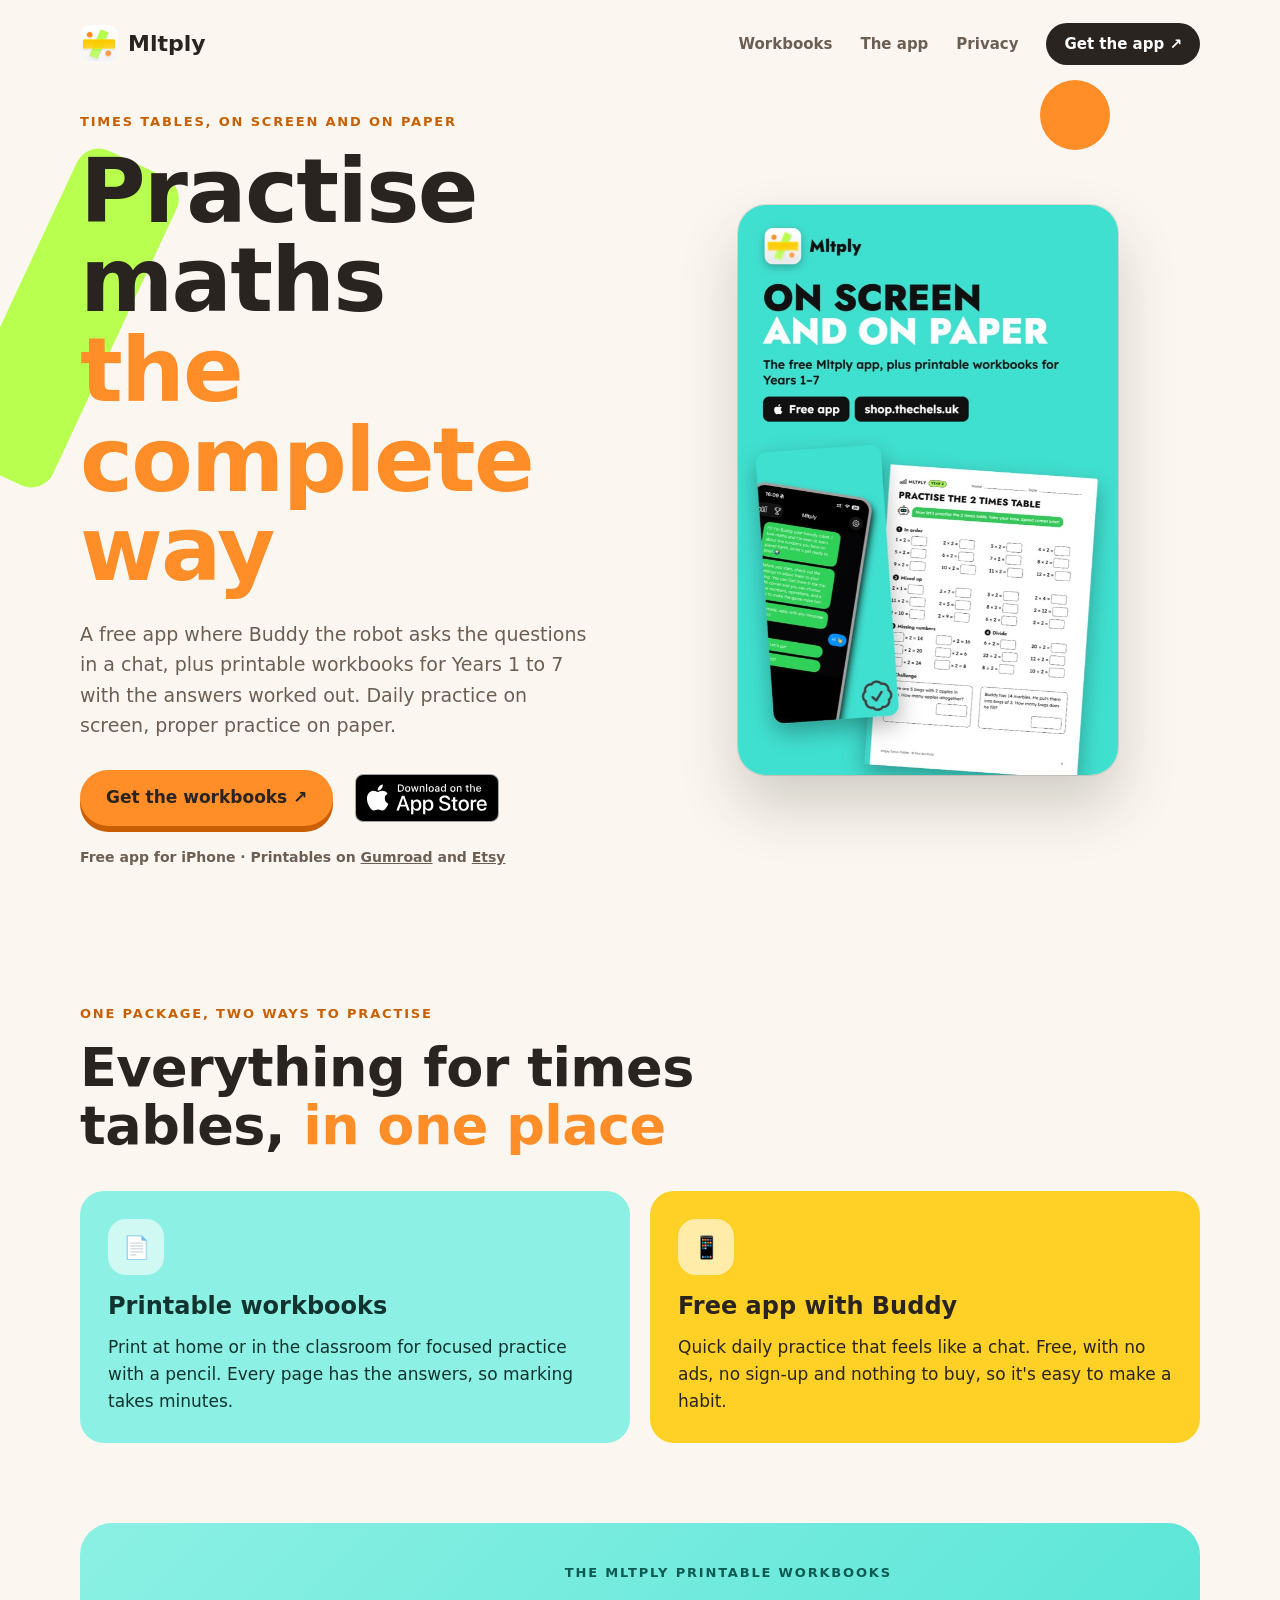
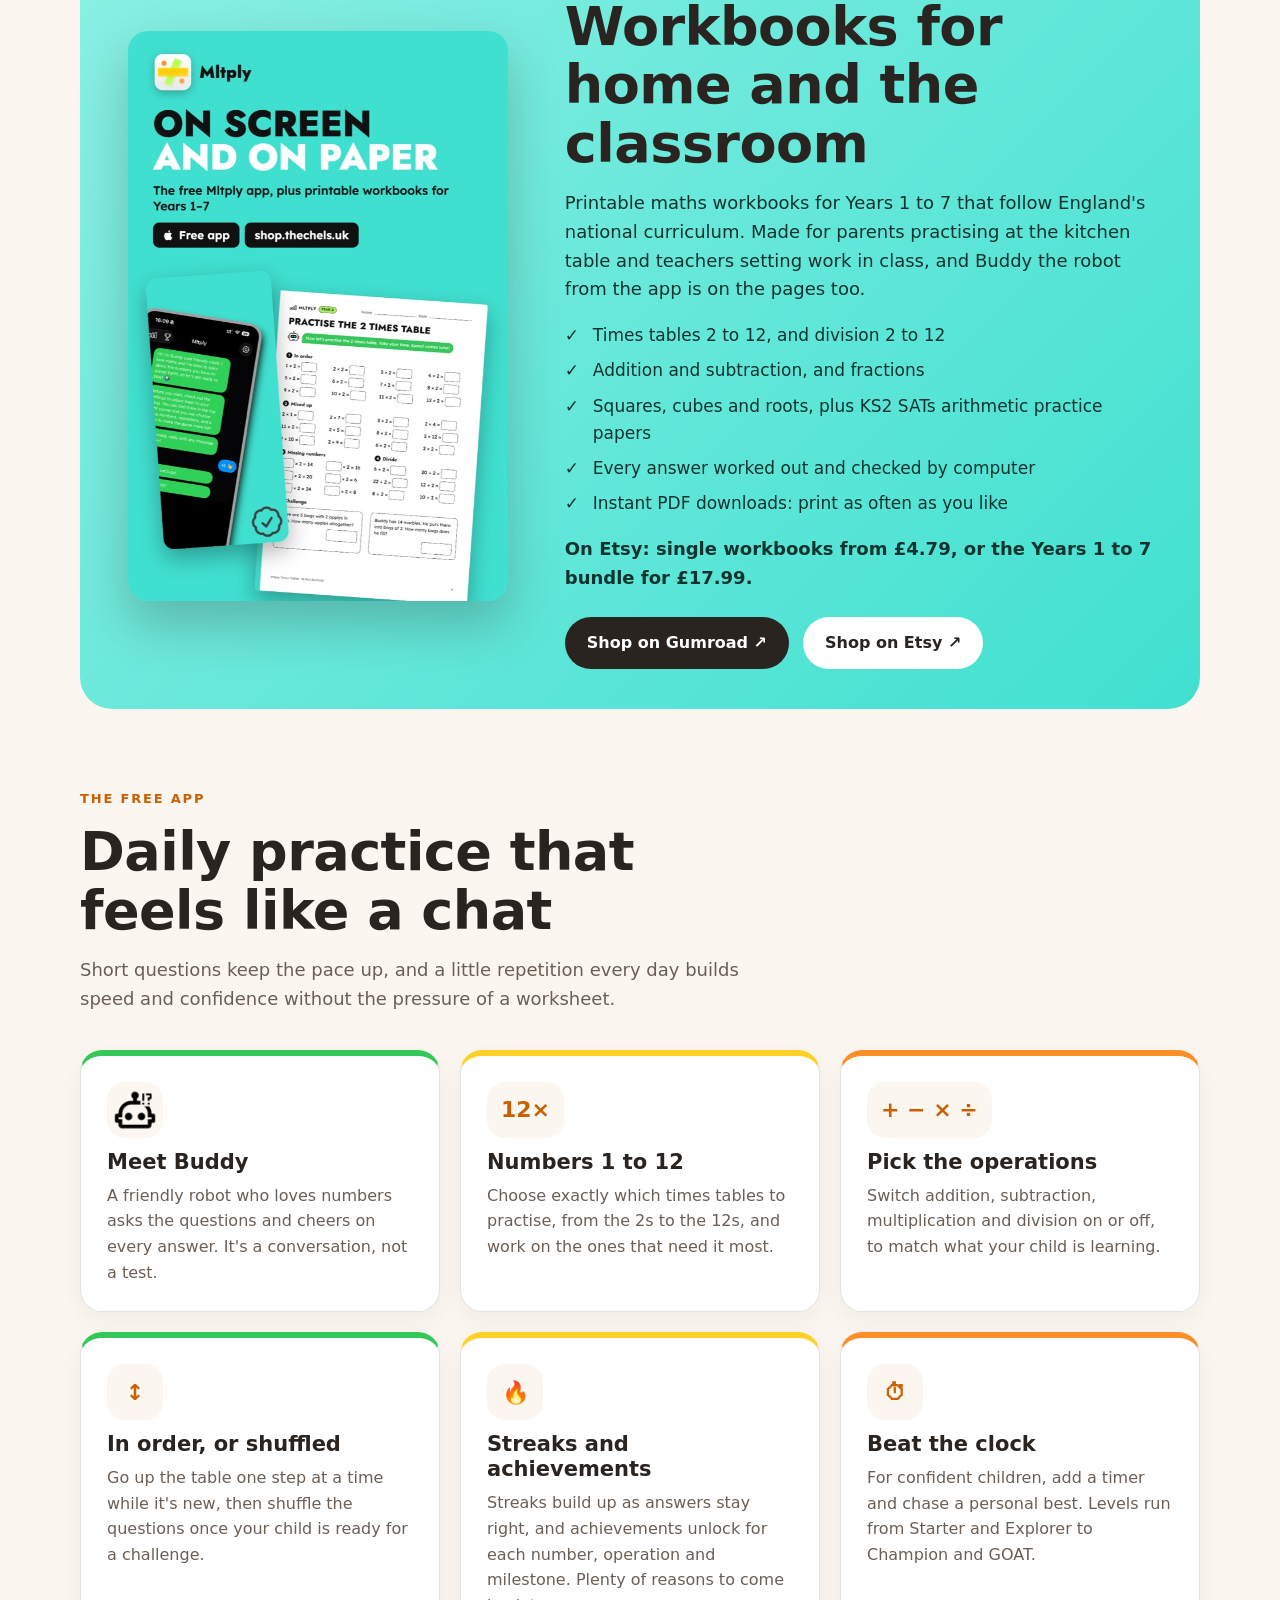
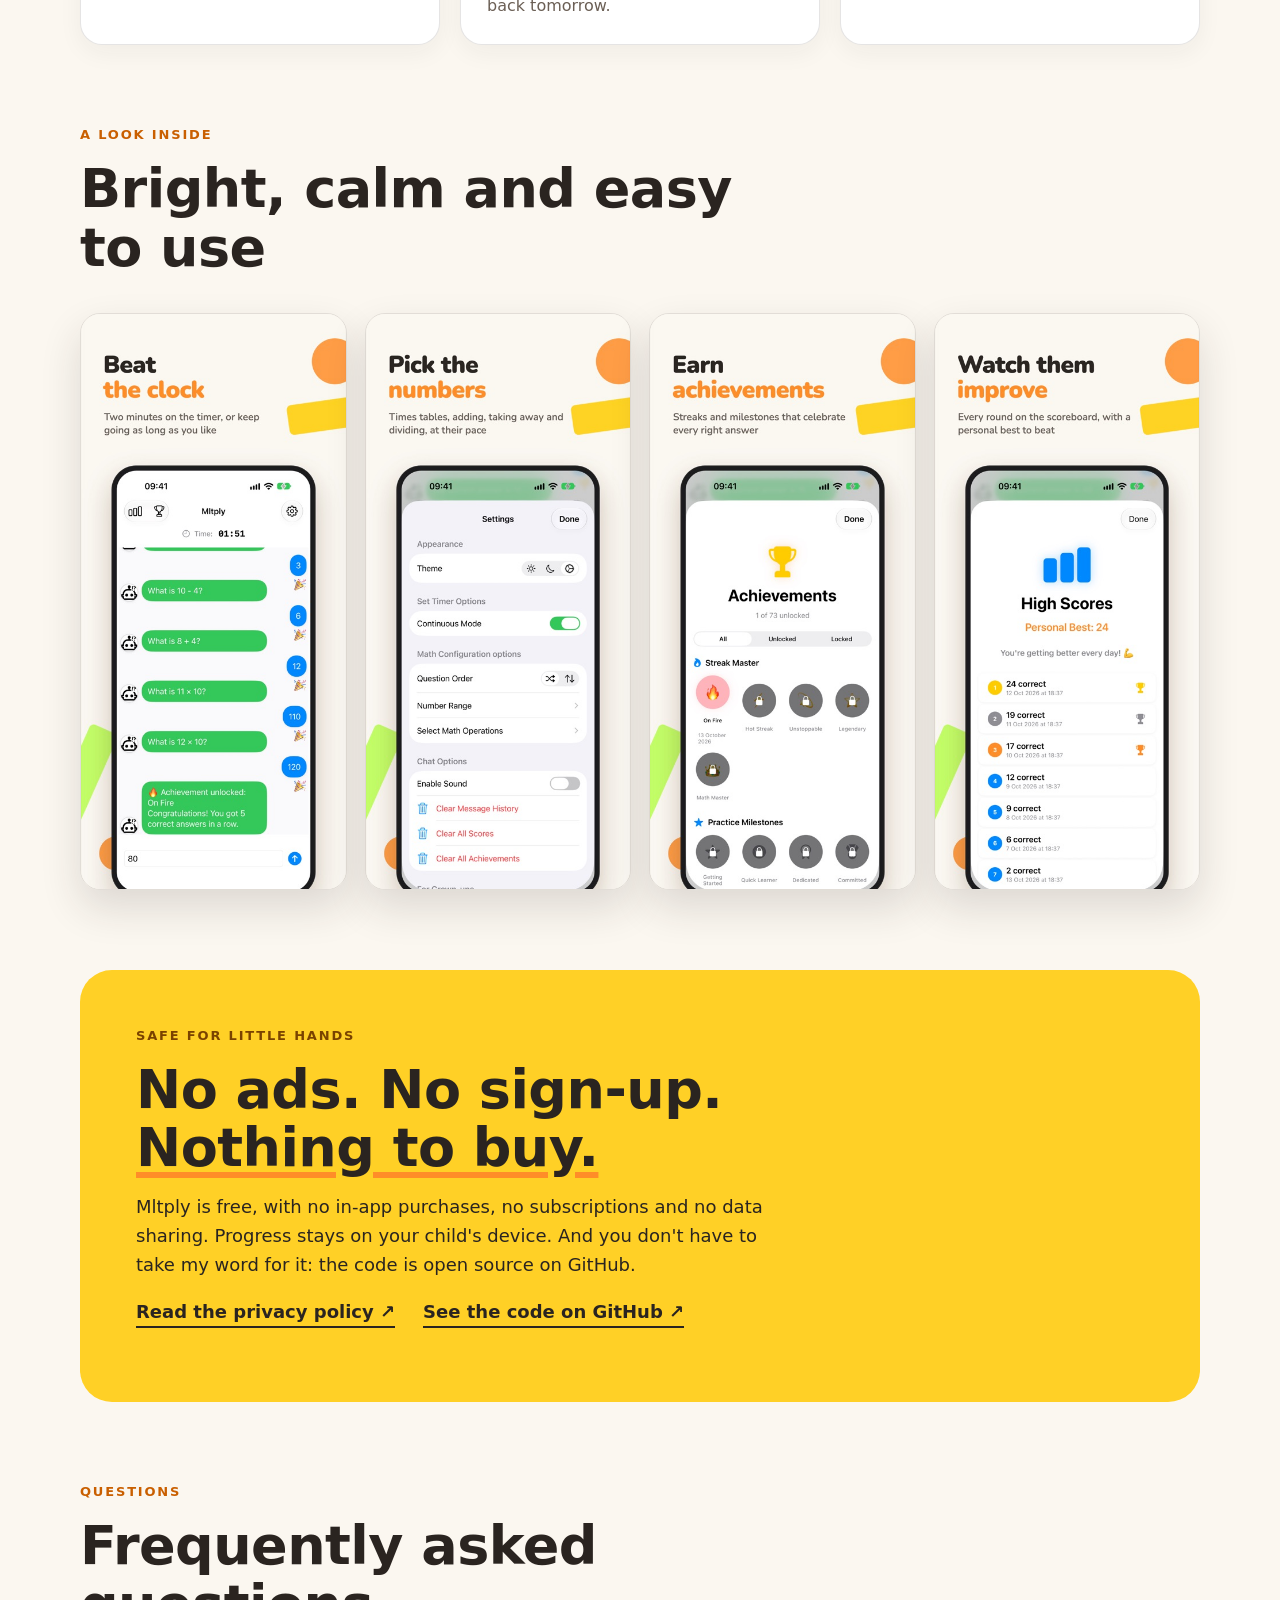
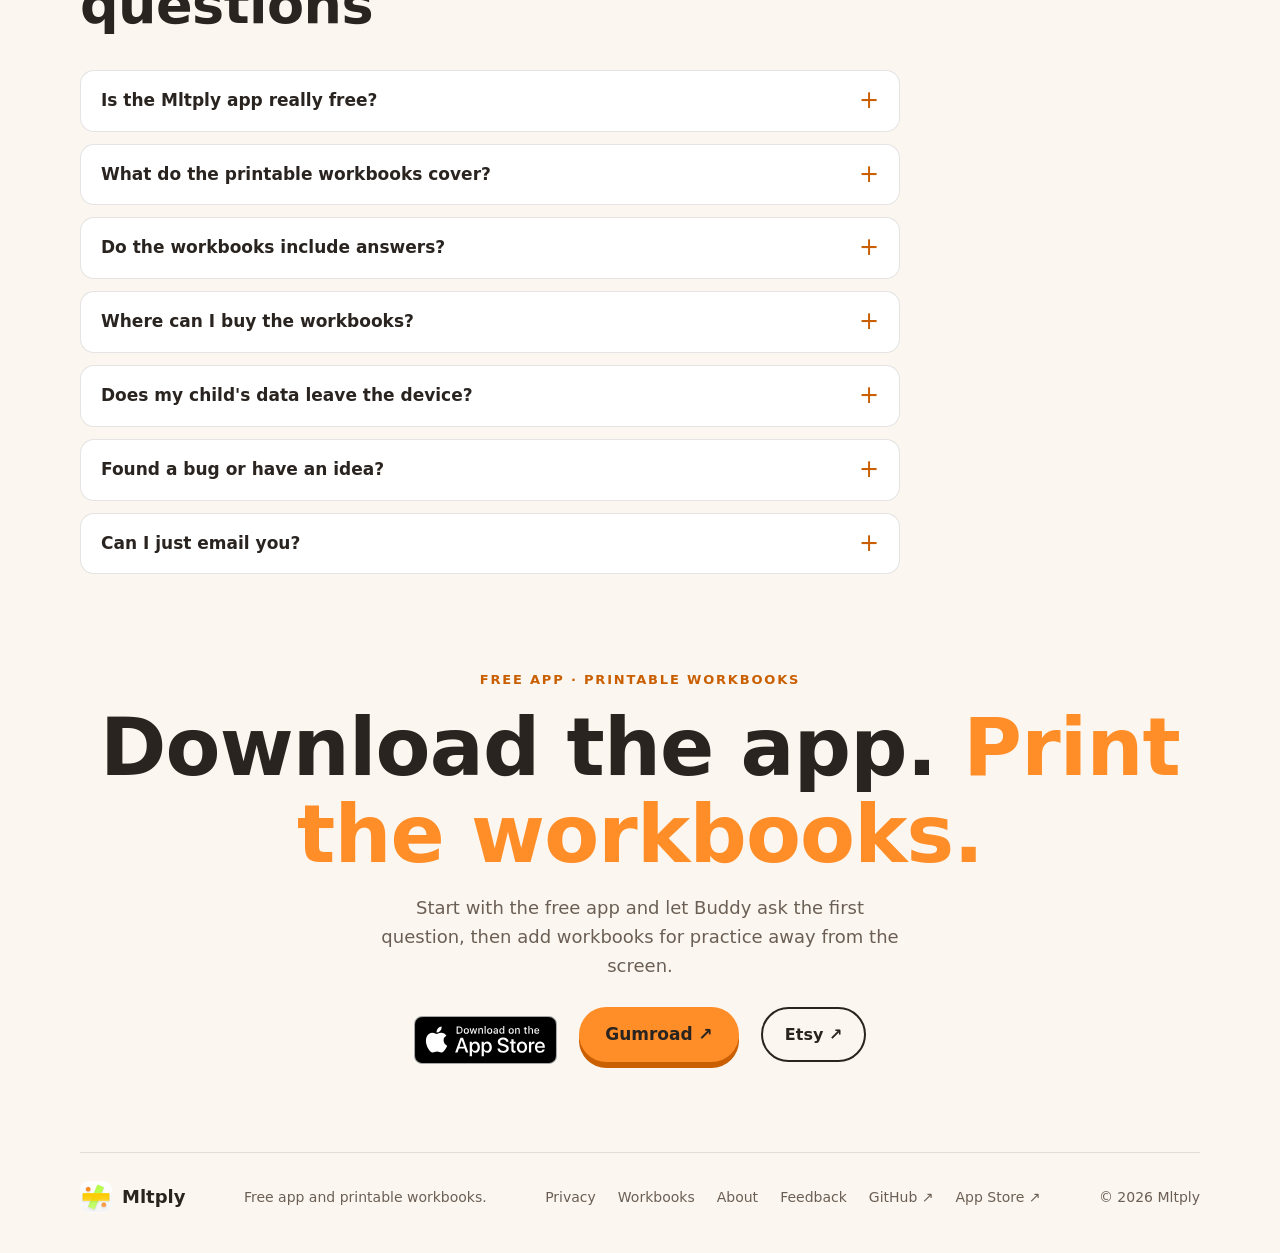
<file: index.html>
<!doctype html>
<html lang="en-GB">

  <head>
    <meta charset="utf-8">
    <meta name="viewport" content="width=device-width, initial-scale=1">
    <meta name="theme-color" content="#FBF7F0">
    <meta name="apple-itunes-app" content="app-id=6747147316">
    <meta name="color-scheme" content="light">
    <meta name="description"
      content="A complete times tables package: a free app for daily practice with Buddy the robot, plus printable maths workbooks for Years 1 to 7. No ads, no sign-up.">
    <meta name="author" content="thechelsuk">
    <meta name="robots" content="index, follow, max-image-preview:large, max-snippet:-1">
    <link rel="canonical" href="https://mltply.thechels.uk/">
    <meta property="og:type" content="website">
    <meta property="og:site_name" content="Mltply">
    <meta property="og:locale" content="en_GB">
    <meta property="og:url" content="https://mltply.thechels.uk/">
    <meta property="og:title" content="Mltply: Free maths app and printable workbooks">
    <meta property="og:description"
      content="The complete times tables package: a free app for daily practice with Buddy the robot, plus printable maths workbooks for Years 1 to 7, with answers.">
    <meta property="og:image" content="https://mltply.thechels.uk/images/og-image.png">
    <meta property="og:image:width" content="1200">
    <meta property="og:image:height" content="630">
    <meta property="og:image:alt"
      content="Mltply: free app and printable workbooks, shown with the app icon and a workbook page">
    <meta name="twitter:card" content="summary_large_image">
    <meta name="twitter:title" content="Mltply: Free maths app and printable workbooks">
    <meta name="twitter:description"
      content="A free app with Buddy the robot, plus printable maths workbooks for Years 1 to 7.">
    <meta name="twitter:image" content="https://mltply.thechels.uk/images/og-image.png">
    <meta name="twitter:image:alt"
      content="Mltply: free app and printable workbooks, shown with the app icon and a workbook page">
    <title>Mltply: Free maths app and printable workbooks</title>
    <link rel="icon" href="/favicon.ico" sizes="16x16 32x32 48x48">
    <link rel="icon" href="images/mltply-icon.png" type="image/png">
    <link rel="apple-touch-icon" href="images/mltply-icon.png">
    <script src="https://analytics.ahrefs.com/analytics.js" data-key="i9FSFAekQuon/3aaoIMCZg" async></script>
    <link rel="stylesheet" href="styles.css">

    <script type="application/ld+json">
      {
        "@context": "https://schema.org",
        "@graph": [
          {
            "@type": "Person",
            "@id": "https://thechels.uk/#person",
            "name": "Mat Benfield",
            "alternateName": "thechelsuk",
            "url": "https://thechels.uk/",
            "sameAs": [
              "https://links.thechels.uk/",
              "https://github.com/thechelsuk",
              "https://apps.apple.com/gb/developer/mat-benfield/id1818791310"
            ]
          },
          {
            "@type": "WebSite",
            "@id": "https://mltply.thechels.uk/#website",
            "url": "https://mltply.thechels.uk/",
            "name": "Mltply",
            "inLanguage": "en-GB",
            "publisher": {
              "@id": "https://thechels.uk/#person"
            }
          },
          {
            "@type": "MobileApplication",
            "@id": "https://mltply.thechels.uk/#app",
            "name": "Mltply",
            "alternateName": "Mltply: Math Quiz for Kids",
            "operatingSystem": "iOS",
            "applicationCategory": "EducationalApplication",
            "audience": {
              "@type": "PeopleAudience",
              "suggestedMinAge": 5,
              "suggestedMaxAge": 12
            },
            "url": "https://mltply.thechels.uk/",
            "image": "https://mltply.thechels.uk/images/mltply-icon.png",
            "screenshot": "https://mltply.thechels.uk/images/01-chat.jpg",
            "downloadUrl": "https://apps.apple.com/gb/app/mltply-math-quiz-for-kids/id6747147316",
            "description": "A complete times tables package: a free app for daily practice with Buddy the robot, plus printable maths workbooks for Years 1 to 7, with answers. No ads, no sign-up.",
            "offers": {
              "@type": "Offer",
              "price": "0",
              "priceCurrency": "GBP",
              "description": "Free. No in-app purchases, no subscription, no ads."
            },
            "inLanguage": "en-GB",
            "featureList": [
              "Chat-style practice with Buddy the robot",
              "Times tables 1 to 12",
              "Addition, subtraction, multiplication and division",
              "In-order or shuffled questions",
              "Streaks and achievements",
              "Timed rounds from Starter to GOAT"
            ],
            "author": {
              "@id": "https://thechels.uk/#person"
            },
            "publisher": {
              "@id": "https://thechels.uk/#person"
            }
          },
          {
            "@type": "FAQPage",
            "@id": "https://mltply.thechels.uk/#faq",
            "mainEntity": [
              {
                "@type": "Question",
                "name": "Is the Mltply app really free?",
                "acceptedAnswer": {
                  "@type": "Answer",
                  "text": "Yes. There are no ads, no in-app purchases, no subscriptions and no sign-up. The code is open source on GitHub."
                }
              },
              {
                "@type": "Question",
                "name": "What do the printable workbooks cover?",
                "acceptedAnswer": {
                  "@type": "Answer",
                  "text": "Times tables 2 to 12 and division, addition and subtraction, fractions, squares, cubes and roots, and KS2 SATs arithmetic practice papers, for Years 1 to 7 following England's national curriculum."
                }
              },
              {
                "@type": "Question",
                "name": "Do the workbooks include answers?",
                "acceptedAnswer": {
                  "@type": "Answer",
                  "text": "Yes. Every answer is worked out and checked by computer, so marking takes minutes."
                }
              },
              {
                "@type": "Question",
                "name": "Where can I buy the workbooks?",
                "acceptedAnswer": {
                  "@type": "Answer",
                  "text": "As instant PDF downloads on Gumroad and Etsy. On Etsy, single workbooks start from £4.79 and the Years 1 to 7 bundle is £17.99."
                }
              },
              {
                "@type": "Question",
                "name": "Does my child's data leave the device?",
                "acceptedAnswer": {
                  "@type": "Answer",
                  "text": "No. Progress stays on your child's device and nothing is shared."
                }
              },
              {
                "@type": "Question",
                "name": "Found a bug or have an idea?",
                "acceptedAnswer": {
                  "@type": "Answer",
                  "text": "Tell me on GitHub: raise an issue at https://github.com/thechelsuk/uk.thechels.mltply/issues/new/choose and choose the form for a bug, a feature request, a question or general feedback. You'll need a free GitHub account."
                }
              },
              {
                "@type": "Question",
                "name": "Can I just email you?",
                "acceptedAnswer": {
                  "@type": "Answer",
                  "text": "Yes. Email feedback@thechels.uk with Mltply in the subject."
                }
              }
            ]
          }
        ]
      }
    </script>
    <link rel="webmention" href="https://webmention.io/thechels.uk/webmention" />
  </head>

  <body>
    <header class="site-header">
      <a class="brand" href="#top" aria-label="Mltply home">
        <img src="images/mltply-icon.png" alt="" width="38" height="38">
        <span>Mltply</span>
      </a>
      <nav class="header-links" aria-label="Main navigation">
        <a href="#paper">Workbooks</a>
        <a href="#how">The app</a>
        <a href="https://thechels.uk/app/privacy">Privacy</a>
        <a class="header-cta" href="https://apps.apple.com/gb/app/mltply-math-quiz-for-kids/id6747147316">Get the app
          <span aria-hidden="true">↗</span></a>
      </nav>
    </header>

    <main id="top">
      <section class="hero" aria-labelledby="hero-title">
        <div class="hero-copy">
          <p class="eyebrow">Times tables, on screen and on paper</p>
          <h1 id="hero-title"><span>Practise maths</span> <em>the complete way</em></h1>
          <p class="hero-description">
            A free app where Buddy the robot asks the questions in a chat, plus printable workbooks for Years 1 to 7
            with the answers worked out. Daily practice on screen, proper practice on paper.
          </p>
          <div class="hero-actions">
            <a class="button primary" href="https://shop.thechels.uk">Get the workbooks <span
                aria-hidden="true">↗</span></a>
            <a class="app-store-button" href="https://apps.apple.com/gb/app/mltply-math-quiz-for-kids/id6747147316">
              <img src="images/app-store-badge.svg" alt="Download on the App Store" width="120" height="40">
            </a>
          </div>
          <p class="hero-note">Free app for iPhone · Printables on <a href="https://shop.thechels.uk">Gumroad</a> and <a
              href="https://www.etsy.com/shop/thechelsuk">Etsy</a></p>
        </div>
        <figure class="hero-art">
          <img src="images/paper.jpg"
            alt="On screen and on paper: the free Mltply app beside a printable times tables workbook page for Years 1 to 7"
            width="666" height="1000" fetchpriority="high">
        </figure>
      </section>

      <section class="package section-wrap" id="package" aria-labelledby="package-title">
        <div class="section-intro">
          <p class="eyebrow">One package, two ways to practise</p>
          <h2 id="package-title">Everything for times tables, <em>in one place</em></h2>
        </div>
        <div class="two-up">
          <article class="half paper-half">
            <span class="badge">📄</span>
            <h3>Printable workbooks</h3>
            <p>Print at home or in the classroom for focused practice with a pencil. Every page has the answers, so
              marking takes minutes.</p>
          </article>
          <article class="half app-half">
            <span class="badge">📱</span>
            <h3>Free app with Buddy</h3>
            <p>Quick daily practice that feels like a chat. Free, with no ads, no sign-up and nothing to buy, so it's
              easy to make a habit.</p>
          </article>
        </div>
      </section>

      <section class="paper section-wrap" id="paper" aria-labelledby="paper-title">
        <div class="paper-inner">
          <figure class="paper-art">
            <img src="images/paper.jpg"
              alt="A printable Mltply times tables workbook page beside the app, for Years 1 to 7" width="666"
              height="1000" loading="lazy">
          </figure>
          <div class="paper-copy">
            <p class="eyebrow">The Mltply printable workbooks</p>
            <h2 id="paper-title">Workbooks for home and the classroom</h2>
            <p>Printable maths workbooks for Years 1 to 7 that follow England's national curriculum. Made for parents
              practising at the kitchen table and teachers setting work in class, and Buddy the robot from the app is on
              the pages too.</p>
            <ul class="tick-list">
              <li>Times tables 2 to 12, and division 2 to 12</li>
              <li>Addition and subtraction, and fractions</li>
              <li>Squares, cubes and roots, plus KS2 SATs arithmetic practice papers</li>
              <li>Every answer worked out and checked by computer</li>
              <li>Instant PDF downloads: print as often as you like</li>
            </ul>
            <p class="price-note">On Etsy: single workbooks from £4.79, or the Years 1 to 7 bundle for £17.99.</p>
            <div class="paper-links">
              <a class="button" href="https://shop.thechels.uk">Shop on Gumroad <span aria-hidden="true">↗</span></a>
              <a class="button alt" href="https://www.etsy.com/shop/thechelsuk">Shop on Etsy <span
                  aria-hidden="true">↗</span></a>
            </div>
          </div>
        </div>
      </section>

      <section class="how section-wrap" id="how" aria-labelledby="how-title">
        <div class="section-intro">
          <p class="eyebrow">The free app</p>
          <h2 id="how-title">Daily practice that feels like a chat</h2>
          <p>Short questions keep the pace up, and a little repetition every day builds speed and confidence without the
            pressure of a worksheet.</p>
        </div>
        <div class="feature-grid">
          <article class="feature"><img class="buddy" src="images/buddy.png" alt="" width="56" height="56">
            <h3>Meet Buddy</h3>
            <p>A friendly robot who loves numbers asks the questions and cheers on every answer. It's a conversation,
              not a test.</p>
          </article>
          <article class="feature"><span class="badge">12×</span>
            <h3>Numbers 1 to 12</h3>
            <p>Choose exactly which times tables to practise, from the 2s to the 12s, and work on the ones that need it
              most.</p>
          </article>
          <article class="feature"><span class="badge">+ − × ÷</span>
            <h3>Pick the operations</h3>
            <p>Switch addition, subtraction, multiplication and division on or off, to match what your child is
              learning.</p>
          </article>
          <article class="feature"><span class="badge">↕</span>
            <h3>In order, or shuffled</h3>
            <p>Go up the table one step at a time while it's new, then shuffle the questions once your child is ready
              for a challenge.</p>
          </article>
          <article class="feature"><span class="badge">🔥</span>
            <h3>Streaks and achievements</h3>
            <p>Streaks build up as answers stay right, and achievements unlock for each number, operation and milestone.
              Plenty of reasons to come back tomorrow.</p>
          </article>
          <article class="feature"><span class="badge">⏱</span>
            <h3>Beat the clock</h3>
            <p>For confident children, add a timer and chase a personal best. Levels run from Starter and Explorer to
              Champion and GOAT.</p>
          </article>
        </div>
      </section>

      <section class="screens section-wrap" aria-labelledby="screens-title">
        <div class="section-intro">
          <p class="eyebrow">A look inside</p>
          <h2 id="screens-title">Bright, calm and easy to use</h2>
        </div>
        <div class="shot-row">
          <figure class="shot"><img src="images/02-timed.jpg"
              alt="The timed round: how many questions can your child answer before the clock runs out" width="460"
              height="1000" loading="lazy"></figure>
          <figure class="shot"><img src="images/03-settings.jpg"
              alt="Settings: choose the numbers, the operations and the order of the questions" width="460"
              height="1000" loading="lazy"></figure>
          <figure class="shot"><img src="images/04-achievements.jpg"
              alt="Achievements: badges for streaks, number mastery and milestones" width="460" height="1000"
              loading="lazy"></figure>
          <figure class="shot"><img src="images/05-scoreboard.jpg"
              alt="The scoreboard: scores and streaks for each round" width="460" height="1000" loading="lazy"></figure>
        </div>
      </section>

      <section class="privacy-section section-wrap" aria-labelledby="privacy-title">
        <div class="privacy-inner">
          <p class="eyebrow">Safe for little hands</p>
          <h2 id="privacy-title">No ads. No sign-up. <em>Nothing to buy.</em></h2>
          <p>Mltply is free, with no in-app purchases, no subscriptions and no data sharing. Progress stays on your
            child's device. And you don't have to take my word for it: the code is open source on GitHub.</p>
          <p class="privacy-links">
            <a class="text-link" href="https://thechels.uk/app/privacy">Read the privacy policy <span
                aria-hidden="true">↗</span></a>
            <a class="text-link" href="https://github.com/thechelsuk/com.uk.thechels.mltply">See the code on GitHub
              <span aria-hidden="true">↗</span></a>
          </p>
        </div>
      </section>

      <section class="faq section-wrap" id="faq" aria-labelledby="faq-title">
        <div class="section-intro">
          <p class="eyebrow">Questions</p>
          <h2 id="faq-title">Frequently asked questions</h2>
        </div>
        <div class="faq-list">
          <details class="faq-item">
            <summary>Is the Mltply app really free?</summary>
            <p>Yes. There are no ads, no in-app purchases, no subscriptions and no sign-up. The code is open source on
              GitHub.</p>
          </details>
          <details class="faq-item">
            <summary>What do the printable workbooks cover?</summary>
            <p>Times tables 2 to 12 and division, addition and subtraction, fractions, squares, cubes and roots, and KS2
              SATs arithmetic practice papers, for Years 1 to 7 following England&#x27;s national curriculum.</p>
          </details>
          <details class="faq-item">
            <summary>Do the workbooks include answers?</summary>
            <p>Yes. Every answer is worked out and checked by computer, so marking takes minutes.</p>
          </details>
          <details class="faq-item">
            <summary>Where can I buy the workbooks?</summary>
            <p>As instant PDF downloads on Gumroad and Etsy. On Etsy, single workbooks start from £4.79 and the Years 1
              to 7 bundle is £17.99.</p>
          </details>
          <details class="faq-item">
            <summary>Does my child's data leave the device?</summary>
            <p>No. Progress stays on your child's device and nothing is shared.</p>
          </details>
          <details class="faq-item">
            <summary>Found a bug or have an idea?</summary>
            <p>Tell me on GitHub: <a href="https://github.com/thechelsuk/uk.thechels.mltply/issues/new/choose">raise an issue</a> and choose the form for a bug, a feature request, a question or general feedback. You'll need a free GitHub account.</p>
          </details>
          <details class="faq-item">
            <summary>Can I just email you?</summary>
            <p>Yes. Email <a href="mailto:feedback@thechels.uk?subject=Mltply">feedback@thechels.uk</a> with Mltply in the subject.</p>
          </details>
        </div>
      </section>

      <section class="closing-cta" aria-labelledby="closing-title">
        <p class="eyebrow">Free app · Printable workbooks</p>
        <h2 id="closing-title">Download the app. <em>Print the workbooks.</em></h2>
        <p>Start with the free app and let Buddy ask the first question, then add workbooks for practice away from the
          screen.</p>
        <div class="hero-actions closing-actions">
          <a class="app-store-button" href="https://apps.apple.com/gb/app/mltply-math-quiz-for-kids/id6747147316">
            <img src="images/app-store-badge.svg" alt="Download on the App Store" width="120" height="40">
          </a>
          <a class="button primary" href="https://shop.thechels.uk">Gumroad ↗</a>
          <a class="button alt outline" href="https://www.etsy.com/shop/thechelsuk">Etsy ↗</a>
        </div>
      </section>
    </main>

    <footer class="site-footer">
      <a class="brand footer-brand" href="#top">
        <img src="images/mltply-icon.png" alt="" width="32" height="32">
        <span>Mltply</span>
      </a>
      <span class="footer-caption">Free app and printable workbooks.</span>
      <div class="footer-links">
        <a href="https://thechels.uk/app/privacy">Privacy</a>
        <a href="https://shop.thechels.uk">Workbooks</a>
        <a href="https://thechels.uk/projects/mltply">About</a>
        <a href="https://github.com/thechelsuk/uk.thechels.mltply/issues/new/choose">Feedback</a>
        <a href="https://github.com/thechelsuk/com.uk.thechels.mltply">GitHub ↗</a>
        <a href="https://apps.apple.com/gb/app/mltply-math-quiz-for-kids/id6747147316">App Store ↗</a>
      </div>
      <span class="copyright">© 2026 Mltply</span>
    </footer>
  </body>

</html>
</file>
<file: styles.css>
:root{
  color-scheme:light;
  --cream:#FBF7F0;--ink:#2A2420;--muted:#6B5F55;--card:#fff;--line:rgba(42,36,32,.12);
  --orange:#FF8D28;--orange-dk:#C95F00;--yellow:#FFD026;--lime:#B8FF50;--green:#34C759;--blue:#0A84FF;
  --font:ui-rounded,"SF Pro Rounded","Nunito","Avenir Next",-apple-system,BlinkMacSystemFont,"Segoe UI",system-ui,sans-serif;
}
*{box-sizing:border-box}
html{scroll-behavior:smooth;background:var(--cream)}
body{margin:0;min-height:100vh;background:var(--cream);color:var(--ink);font-family:var(--font);font-size:17px;line-height:1.6;-webkit-font-smoothing:antialiased;overflow-x:hidden}
a{color:inherit;text-decoration:none}
img{max-width:100%;height:auto}
h1,h2,h3,p{margin-top:0}
h1,h2,h3{font-weight:800}
.site-header,.hero,.section-wrap,.closing-cta,.site-footer{width:min(1120px,calc(100% - 48px));margin-inline:auto}
.site-header{height:88px;display:flex;align-items:center;justify-content:space-between;gap:16px}
.brand{display:inline-flex;align-items:center;gap:10px;font-weight:800;font-size:22px}
.brand img{border-radius:9px;display:block}
.header-links{display:flex;align-items:center;gap:28px;font-size:15px;font-weight:700;color:var(--muted)}
.header-links a:hover,.footer-links a:hover,.text-link:hover{color:var(--orange-dk)}
.header-cta{padding:9px 18px;border-radius:999px;background:var(--ink);color:#fff}
.header-links .header-cta:hover{color:#fff;background:var(--orange-dk)}
.eyebrow{margin:0 0 14px;color:var(--orange-dk);font-size:13px;font-weight:800;letter-spacing:.14em;text-transform:uppercase}
.hero{position:relative;display:grid;grid-template-columns:1.15fr .85fr;align-items:center;gap:32px;padding:24px 0 56px}
.hero::before{content:"";position:absolute;width:110px;height:340px;border-radius:24px;background:var(--lime);transform:rotate(25deg);left:-70px;top:60px;z-index:0}
.hero::after{content:"";position:absolute;width:70px;height:70px;border-radius:50%;background:var(--orange);right:8%;top:-8px;z-index:0}
.hero-copy,.hero-art{position:relative;z-index:1}
.hero h1{font-size:clamp(46px,7vw,92px);line-height:1;margin-bottom:24px;letter-spacing:-.02em}
.hero h1 span{display:block}
.hero h1 em,h2 em{font-style:normal;color:var(--orange)}
.hero h1 em{display:block}
.hero-description{max-width:520px;font-size:19px;color:var(--muted)}
.hero-actions{display:flex;flex-wrap:wrap;align-items:center;gap:18px 22px;margin-top:30px}
.hero-note{margin:20px 0 0;color:var(--muted);font-size:14px;font-weight:600}
.hero-note a{text-decoration:underline}
.app-store-button{display:inline-block;border-radius:9px;transition:transform 160ms ease,box-shadow 160ms ease}
.app-store-button:hover{transform:translateY(-2px);box-shadow:0 8px 24px rgba(42,36,32,.25)}
.app-store-button:focus-visible,.button:focus-visible{outline:3px solid var(--orange);outline-offset:4px}
.app-store-button img{display:block;height:48px;width:auto}
.hero-art{margin:0;justify-self:center}
.hero-art img{display:block;width:min(100%,380px);border-radius:28px;box-shadow:0 30px 60px rgba(42,36,32,.2),0 0 0 1px var(--line)}
.section-wrap{padding:80px 0 0}
.section-intro{max-width:680px;margin-bottom:36px}
.section-intro p:last-child{color:var(--muted);font-size:18px}
h2{font-size:clamp(32px,5vw,54px);line-height:1.08;margin-bottom:16px;letter-spacing:-.01em}
.feature-grid{display:grid;grid-template-columns:repeat(3,1fr);gap:20px}
.feature{padding:26px;border-radius:22px;background:var(--card);border:1px solid var(--line);box-shadow:0 8px 24px rgba(42,36,32,.05)}
.feature:nth-child(3n+1){border-top:6px solid var(--green)}
.feature:nth-child(3n+2){border-top:6px solid var(--yellow)}
.feature:nth-child(3n){border-top:6px solid var(--orange)}
.feature h3{font-size:21px;margin:12px 0 8px;line-height:1.2}
.feature p{margin:0;color:var(--muted);font-size:16px}
.badge{display:inline-flex;align-items:center;justify-content:center;min-width:56px;height:56px;padding:0 14px;border-radius:18px;background:var(--cream);font-size:22px;font-weight:800;color:var(--orange-dk)}
.buddy{display:block;width:56px;height:56px;border-radius:18px;background:var(--cream);padding:6px}
.shot-row{display:grid;grid-template-columns:repeat(4,1fr);gap:18px}
.shot{margin:0}
.shot img{display:block;width:100%;border-radius:20px;border:1px solid var(--line);box-shadow:0 18px 40px rgba(42,36,32,.14)}
.paper-inner{display:grid;grid-template-columns:.8fr 1.2fr;align-items:center;gap:48px;padding:40px;border-radius:32px;background:#40E0D0;background:linear-gradient(135deg,#8CF0E4,#40E0D0);}
.paper-art{margin:0}
.paper-art img{display:block;width:100%;max-width:380px;margin-inline:auto;border-radius:20px;box-shadow:0 24px 50px rgba(42,36,32,.25)}
.paper-copy .eyebrow{color:#0C5A52}
.paper-copy p:not(.eyebrow){font-size:18px;color:#12332F}
.paper-links{display:flex;flex-wrap:wrap;gap:14px;margin-top:24px}
.button{display:inline-block;padding:13px 22px;border-radius:999px;background:var(--ink);color:#fff;font-weight:800;font-size:16px;transition:transform 160ms ease}
.button:hover{transform:translateY(-2px)}
.button.alt{background:#fff;color:var(--ink)}
.privacy-inner{padding:56px;border-radius:32px;background:var(--yellow)}
.privacy-inner>*{max-width:640px}
.privacy-inner h2 em{color:var(--ink);text-decoration:underline;text-decoration-color:var(--orange);text-decoration-thickness:6px;text-underline-offset:6px}
.privacy-inner p:not(.eyebrow){font-size:18px}
.privacy-inner .eyebrow{color:#7A4300}
.privacy-links{display:flex;flex-wrap:wrap;gap:12px 28px}
.text-link{display:inline-block;font-weight:800;border-bottom:2px solid var(--ink)}
.closing-cta{padding:96px 0 88px;text-align:center}
.closing-cta h2{font-size:clamp(40px,7vw,80px)}
.closing-cta p:not(.eyebrow){max-width:520px;margin-inline:auto;color:var(--muted);font-size:18px}
.closing-cta .app-store-button{margin-top:12px}
.site-footer{display:flex;flex-wrap:wrap;align-items:center;justify-content:space-between;gap:14px 28px;padding:28px 0 40px;border-top:1px solid var(--line);color:var(--muted);font-size:14px}
.footer-brand{font-size:18px;color:var(--ink)}
.footer-links{display:flex;flex-wrap:wrap;gap:8px 22px}
@media (max-width:960px){
  .hero{grid-template-columns:1fr}
  .hero-art{justify-self:start}
  .hero-art img{width:260px}
  .feature-grid{grid-template-columns:1fr 1fr}
  .shot-row{grid-template-columns:1fr 1fr}
  .paper-inner{grid-template-columns:1fr;padding:32px;gap:28px}
}
@media (max-width:640px){
  .site-header,.hero,.section-wrap,.closing-cta,.site-footer{width:calc(100% - 32px)}
  .header-links a:not(.header-cta){display:none}
  .brand{font-size:19px}
  .feature-grid{grid-template-columns:1fr}
  .privacy-inner{padding:32px 24px}
  .section-wrap{padding-top:60px}
  .hero::before{left:-90px}
  .hero::after{display:none}
  .site-footer{flex-direction:column;align-items:flex-start}
}
@media (prefers-reduced-motion:reduce){html{scroll-behavior:auto}.app-store-button,.button{transition:none}}
.button.primary{background:var(--orange);color:var(--ink);padding:14px 26px;font-size:17px;box-shadow:0 6px 0 var(--orange-dk)}
.button.primary:hover{transform:translateY(-2px)}
.button.outline{border:2px solid var(--ink);background:transparent}
.closing-actions{justify-content:center;margin-top:24px}
.two-up{display:grid;grid-template-columns:1fr 1fr;gap:20px}
.half{padding:28px;border-radius:24px}
.half h3{font-size:24px;margin:12px 0 8px}
.half p{margin:0;font-size:17px}
.paper-half{background:#8CF0E4;color:#12332F}
.app-half{background:var(--yellow)}
.half .badge{background:rgba(255,255,255,.6)}
.tick-list{list-style:none;padding:0;margin:0 0 18px;display:grid;gap:8px;color:#12332F;font-size:17px}
.tick-list li{padding-left:28px;position:relative}
.tick-list li::before{content:"✓";position:absolute;left:0;font-weight:800}
.price-note{font-weight:700}
@media (max-width:960px){.two-up{grid-template-columns:1fr}}

/* FAQ */
.faq {
  --faq-line: var(--line);
  --faq-muted: var(--muted);
  --faq-accent: var(--orange-dk);
  --faq-card: var(--card);
}

.faq-list {
  display: grid;
  gap: 12px;
  max-width: 820px;
}

.faq-item {
  border: 1px solid var(--faq-line);
  border-radius: 14px;
  background: var(--faq-card);
}

.faq-item summary {
  position: relative;
  padding: 18px 52px 18px 20px;
  font-size: 17px;
  font-weight: 700;
  line-height: 1.4;
  cursor: pointer;
  list-style: none;
}

.faq-item summary::-webkit-details-marker {
  display: none;
}

.faq-item summary::after {
  content: "+";
  position: absolute;
  top: 50%;
  right: 20px;
  transform: translateY(-50%);
  color: var(--faq-accent);
  font-size: 24px;
  font-weight: 400;
}

.faq-item[open] summary::after {
  content: "\2212";
}

.faq-item summary:focus-visible {
  outline: 2px solid var(--faq-accent);
  outline-offset: 2px;
  border-radius: 14px;
}

.faq-item p {
  margin: 0;
  padding: 0 20px 18px;
  color: var(--faq-muted);
  line-height: 1.6;
}

.faq-item p a {
  color: inherit;
  text-decoration: underline;
  text-underline-offset: 0.2em;
}
</file>
